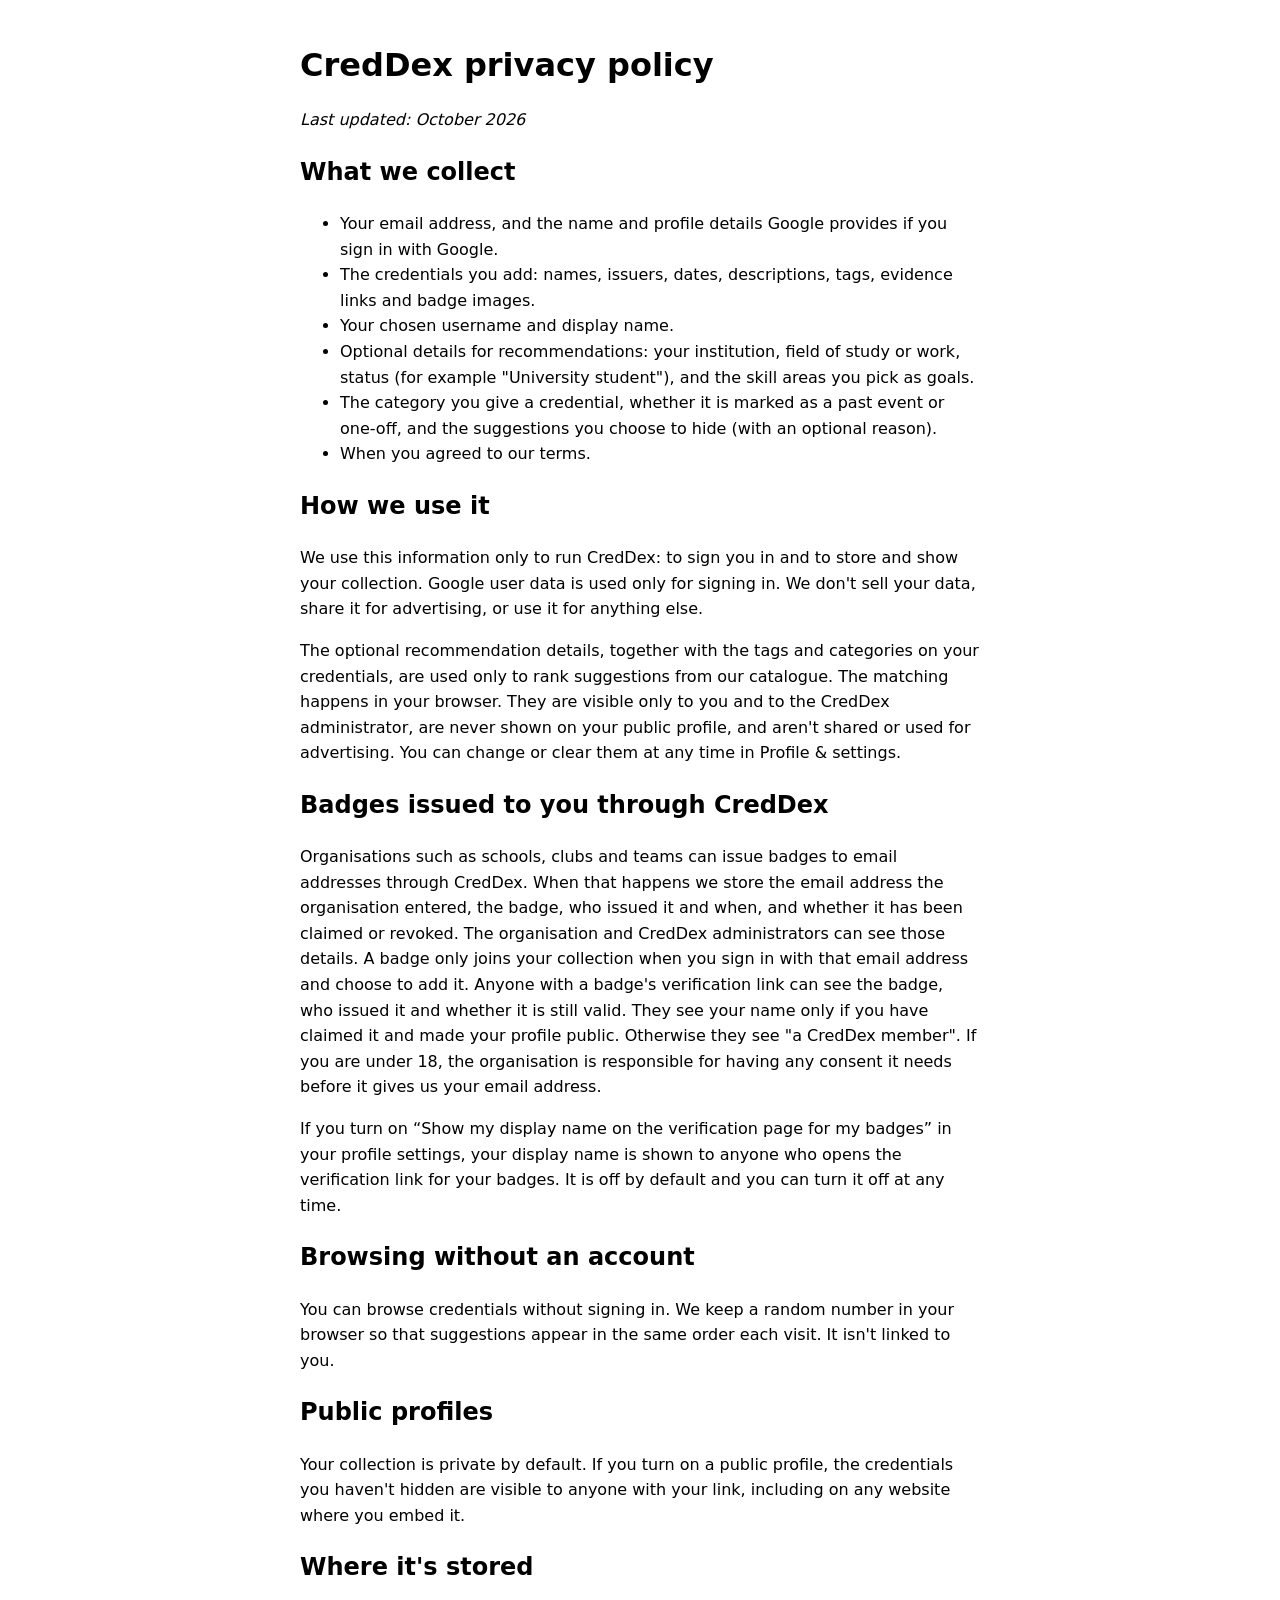
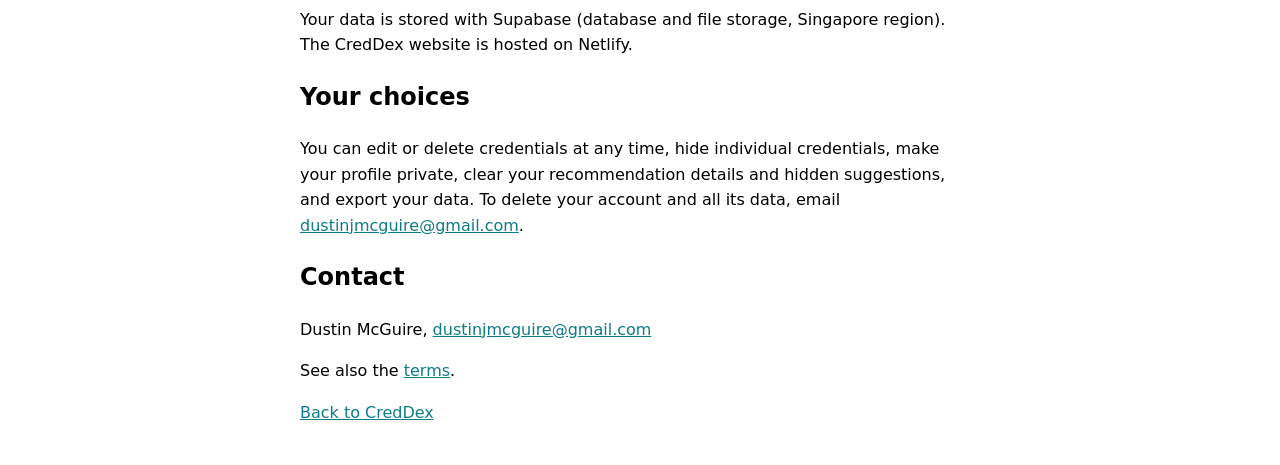
<file: creddex-privacy.html>
<!DOCTYPE html><html lang="en"><head><meta charset="utf-8"><meta name="viewport" content="width=device-width,initial-scale=1"><title>CredDex privacy policy</title><style>:root{color-scheme:light dark}body{font:16px/1.6 system-ui,sans-serif;max-width:680px;margin:40px auto;padding:0 16px}a{color:#0e7c86}h1{margin-bottom:0}</style></head><body>
<h1>CredDex privacy policy</h1><p><em>Last updated: October 2026</em></p>
<h2>What we collect</h2>
<ul><li>Your email address, and the name and profile details Google provides if you sign in with Google.</li>
<li>The credentials you add: names, issuers, dates, descriptions, tags, evidence links and badge images.</li>
<li>Your chosen username and display name.</li>
<li>Optional details for recommendations: your institution, field of study or work, status (for example "University student"), and the skill areas you pick as goals.</li>
<li>The category you give a credential, whether it is marked as a past event or one-off, and the suggestions you choose to hide (with an optional reason).</li>
<li>When you agreed to our terms.</li></ul>
<h2>How we use it</h2>
<p>We use this information only to run CredDex: to sign you in and to store and show your collection. Google user data is used only for signing in. We don't sell your data, share it for advertising, or use it for anything else.</p>
<p>The optional recommendation details, together with the tags and categories on your credentials, are used only to rank suggestions from our catalogue. The matching happens in your browser. They are visible only to you and to the CredDex administrator, are never shown on your public profile, and aren't shared or used for advertising. You can change or clear them at any time in Profile &amp; settings.</p>
<h2>Badges issued to you through CredDex</h2>
<p>Organisations such as schools, clubs and teams can issue badges to email addresses through CredDex. When that happens we store the email address the organisation entered, the badge, who issued it and when, and whether it has been claimed or revoked. The organisation and CredDex administrators can see those details. A badge only joins your collection when you sign in with that email address and choose to add it. Anyone with a badge's verification link can see the badge, who issued it and whether it is still valid. They see your name only if you have claimed it and made your profile public. Otherwise they see "a CredDex member". If you are under 18, the organisation is responsible for having any consent it needs before it gives us your email address.</p>
<p>If you turn on “Show my display name on the verification page for my badges” in your profile settings, your display name is shown to anyone who opens the verification link for your badges. It is off by default and you can turn it off at any time.</p>
<h2>Browsing without an account</h2>
<p>You can browse credentials without signing in. We keep a random number in your browser so that suggestions appear in the same order each visit. It isn't linked to you.</p>
<h2>Public profiles</h2>
<p>Your collection is private by default. If you turn on a public profile, the credentials you haven't hidden are visible to anyone with your link, including on any website where you embed it.</p>
<h2>Where it's stored</h2>
<p>Your data is stored with Supabase (database and file storage, Singapore region). The CredDex website is hosted on Netlify.</p>
<h2>Your choices</h2>
<p>You can edit or delete credentials at any time, hide individual credentials, make your profile private, clear your recommendation details and hidden suggestions, and export your data. To delete your account and all its data, email <a href="mailto:dustinjmcguire@gmail.com">dustinjmcguire@gmail.com</a>.</p>
<h2>Contact</h2>
<p>Dustin McGuire, <a href="mailto:dustinjmcguire@gmail.com">dustinjmcguire@gmail.com</a></p>
<p>See also the <a href="creddex-terms.html">terms</a>.</p>
<p><a href="creddex.html">Back to CredDex</a></p>
</body></html>
</file>
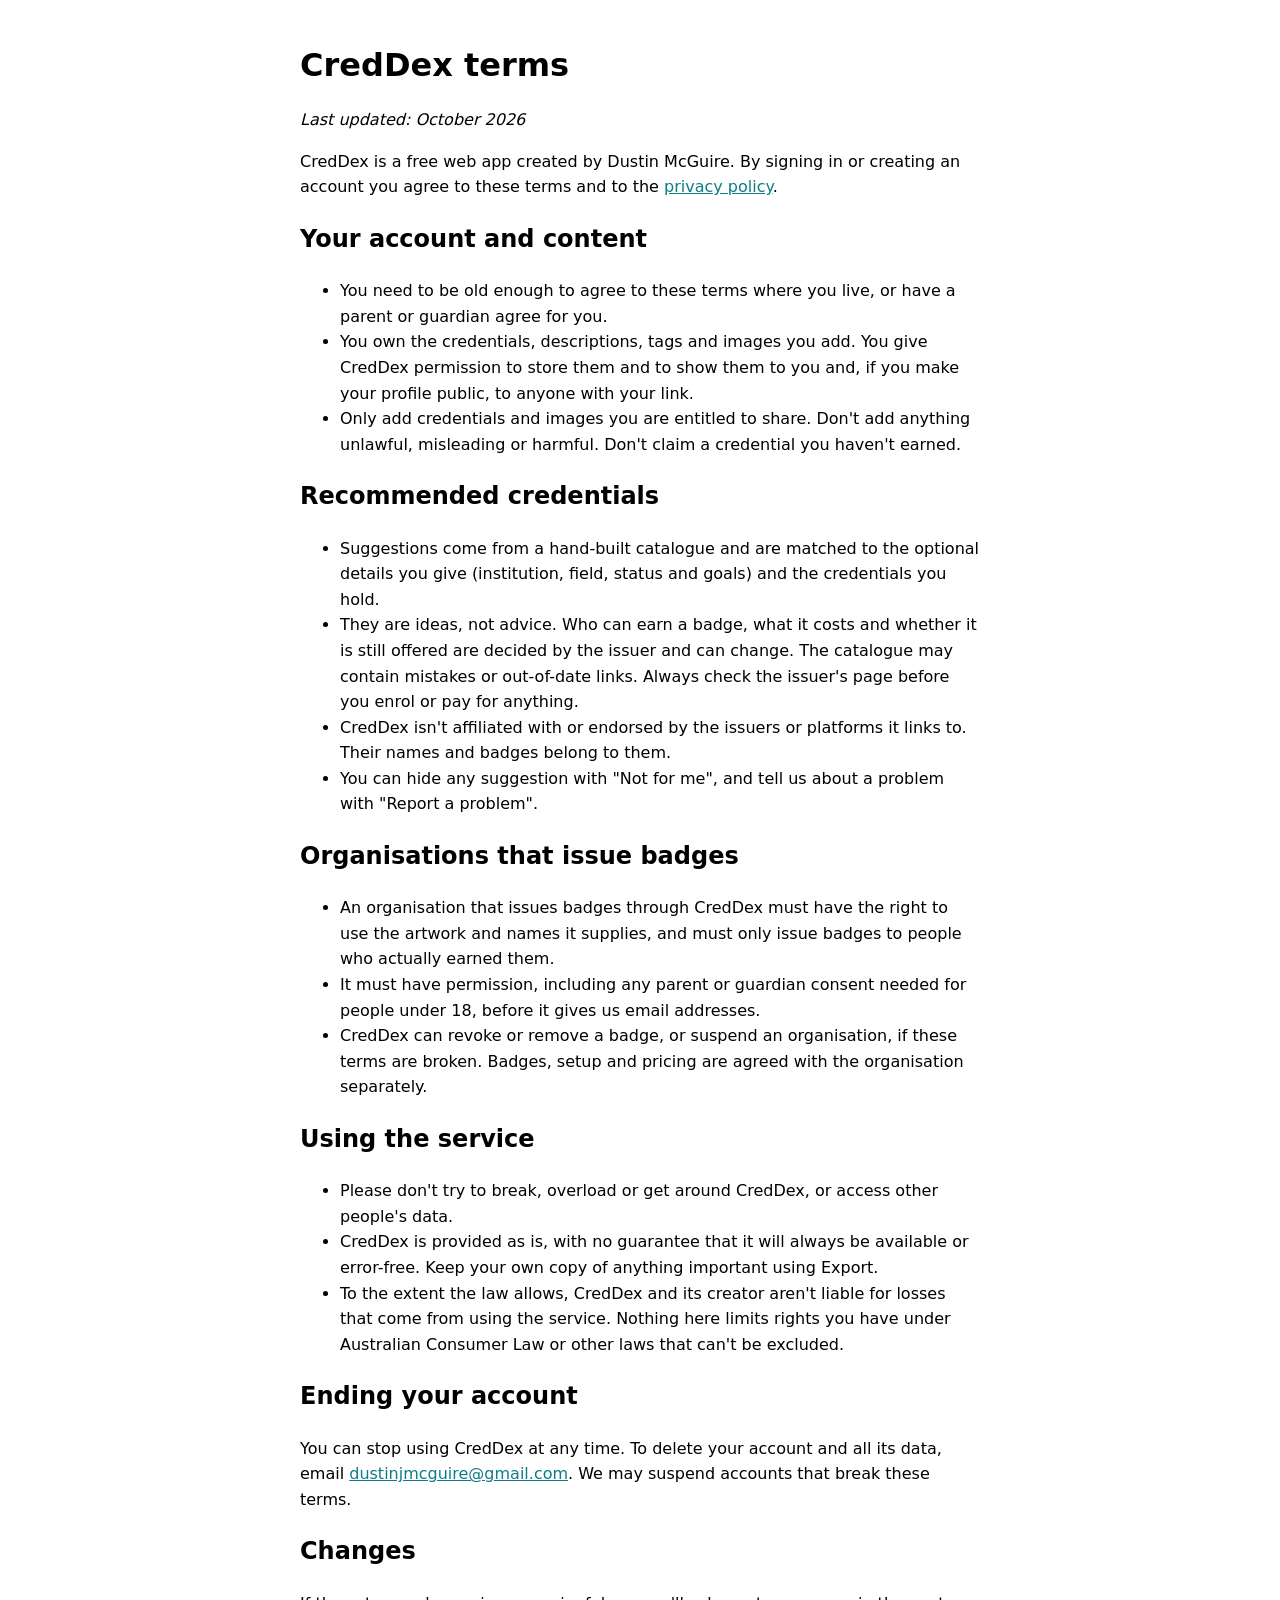
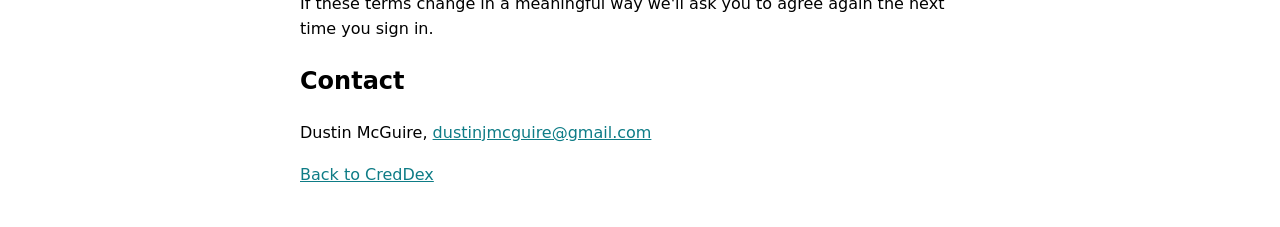
<file: creddex-terms.html>
<!DOCTYPE html><html lang="en"><head><meta charset="utf-8"><meta name="viewport" content="width=device-width,initial-scale=1"><title>CredDex terms</title><style>:root{color-scheme:light dark}body{font:16px/1.6 system-ui,sans-serif;max-width:680px;margin:40px auto;padding:0 16px}a{color:#0e7c86}h1{margin-bottom:0}</style></head><body>
<h1>CredDex terms</h1><p><em>Last updated: October 2026</em></p>
<p>CredDex is a free web app created by Dustin McGuire. By signing in or creating an account you agree to these terms and to the <a href="creddex-privacy.html">privacy policy</a>.</p>
<h2>Your account and content</h2>
<ul><li>You need to be old enough to agree to these terms where you live, or have a parent or guardian agree for you.</li>
<li>You own the credentials, descriptions, tags and images you add. You give CredDex permission to store them and to show them to you and, if you make your profile public, to anyone with your link.</li>
<li>Only add credentials and images you are entitled to share. Don't add anything unlawful, misleading or harmful. Don't claim a credential you haven't earned.</li></ul>
<h2>Recommended credentials</h2>
<ul><li>Suggestions come from a hand-built catalogue and are matched to the optional details you give (institution, field, status and goals) and the credentials you hold.</li>
<li>They are ideas, not advice. Who can earn a badge, what it costs and whether it is still offered are decided by the issuer and can change. The catalogue may contain mistakes or out-of-date links. Always check the issuer's page before you enrol or pay for anything.</li>
<li>CredDex isn't affiliated with or endorsed by the issuers or platforms it links to. Their names and badges belong to them.</li>
<li>You can hide any suggestion with "Not for me", and tell us about a problem with "Report a problem".</li></ul>
<h2>Organisations that issue badges</h2>
<ul><li>An organisation that issues badges through CredDex must have the right to use the artwork and names it supplies, and must only issue badges to people who actually earned them.</li>
<li>It must have permission, including any parent or guardian consent needed for people under 18, before it gives us email addresses.</li>
<li>CredDex can revoke or remove a badge, or suspend an organisation, if these terms are broken. Badges, setup and pricing are agreed with the organisation separately.</li></ul>
<h2>Using the service</h2>
<ul><li>Please don't try to break, overload or get around CredDex, or access other people's data.</li>
<li>CredDex is provided as is, with no guarantee that it will always be available or error-free. Keep your own copy of anything important using Export.</li>
<li>To the extent the law allows, CredDex and its creator aren't liable for losses that come from using the service. Nothing here limits rights you have under Australian Consumer Law or other laws that can't be excluded.</li></ul>
<h2>Ending your account</h2>
<p>You can stop using CredDex at any time. To delete your account and all its data, email <a href="mailto:dustinjmcguire@gmail.com">dustinjmcguire@gmail.com</a>. We may suspend accounts that break these terms.</p>
<h2>Changes</h2>
<p>If these terms change in a meaningful way we'll ask you to agree again the next time you sign in.</p>
<h2>Contact</h2>
<p>Dustin McGuire, <a href="mailto:dustinjmcguire@gmail.com">dustinjmcguire@gmail.com</a></p>
<p><a href="creddex.html">Back to CredDex</a></p>
</body></html>
</file>
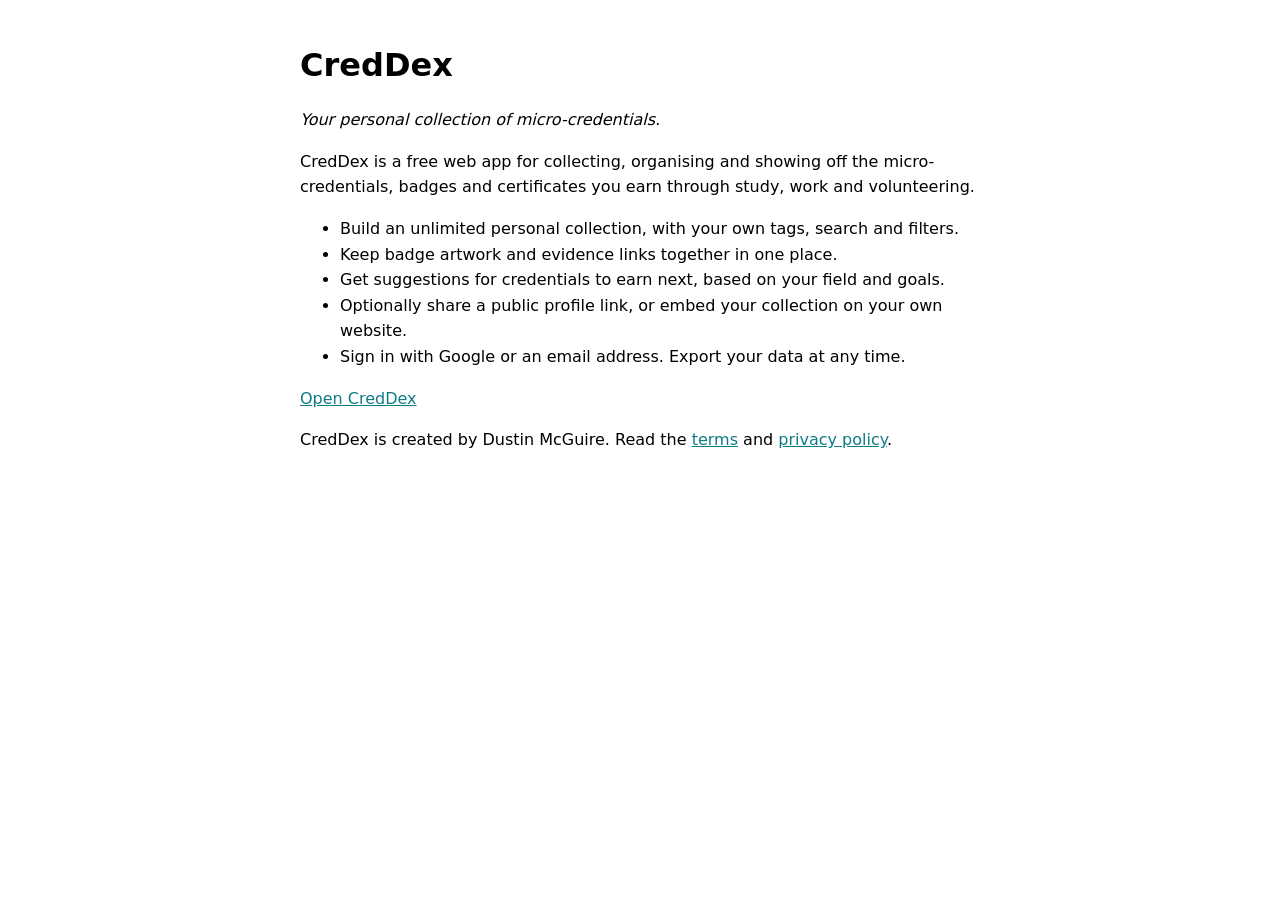
<file: creddex.html>
<!DOCTYPE html><html lang="en"><head><meta charset="utf-8"><meta name="viewport" content="width=device-width,initial-scale=1"><title>CredDex – your micro-credential collection</title><style>:root{color-scheme:light dark}body{font:16px/1.6 system-ui,sans-serif;max-width:680px;margin:40px auto;padding:0 16px}a{color:#0e7c86}h1{margin-bottom:0}</style></head><body>
<h1>CredDex</h1><p><em>Your personal collection of micro-credentials.</em></p>
<p>CredDex is a free web app for collecting, organising and showing off the micro-credentials, badges and certificates you earn through study, work and volunteering.</p>
<ul><li>Build an unlimited personal collection, with your own tags, search and filters.</li>
<li>Keep badge artwork and evidence links together in one place.</li>
<li>Get suggestions for credentials to earn next, based on your field and goals.</li>
<li>Optionally share a public profile link, or embed your collection on your own website.</li>
<li>Sign in with Google or an email address. Export your data at any time.</li></ul>
<p><a href="https://creddex.dustinmcguire.com/">Open CredDex</a></p>
<p>CredDex is created by Dustin McGuire. Read the <a href="creddex-terms.html">terms</a> and <a href="creddex-privacy.html">privacy policy</a>.</p>
</body></html>
</file>
